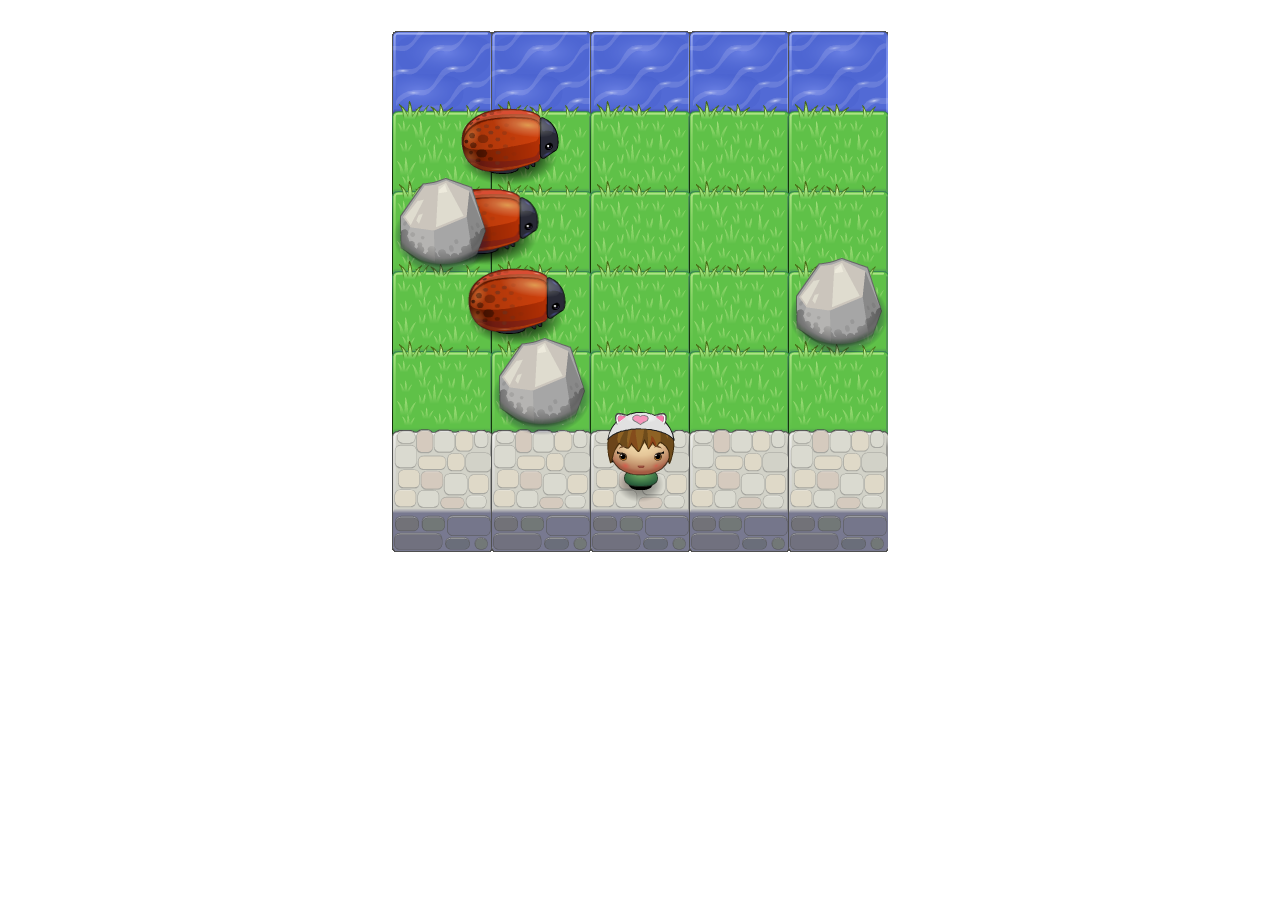
<file: Arcade_Game_Clone_zh/Arcade Game Clone_zh/index.html>
<!DOCTYPE html>
<html>
<head>
    <meta charset="UTF-8">
    <title>Effective JavaScript: Frogger</title>
    <link rel="stylesheet" href="css/style.css">
</head>
<body>
    <div class="distance"></div>
    <script src="js/resources.js"></script>
    <script src="js/app.js"></script>
    <script src="js/engine.js"></script>
</body>
</html>
</file>
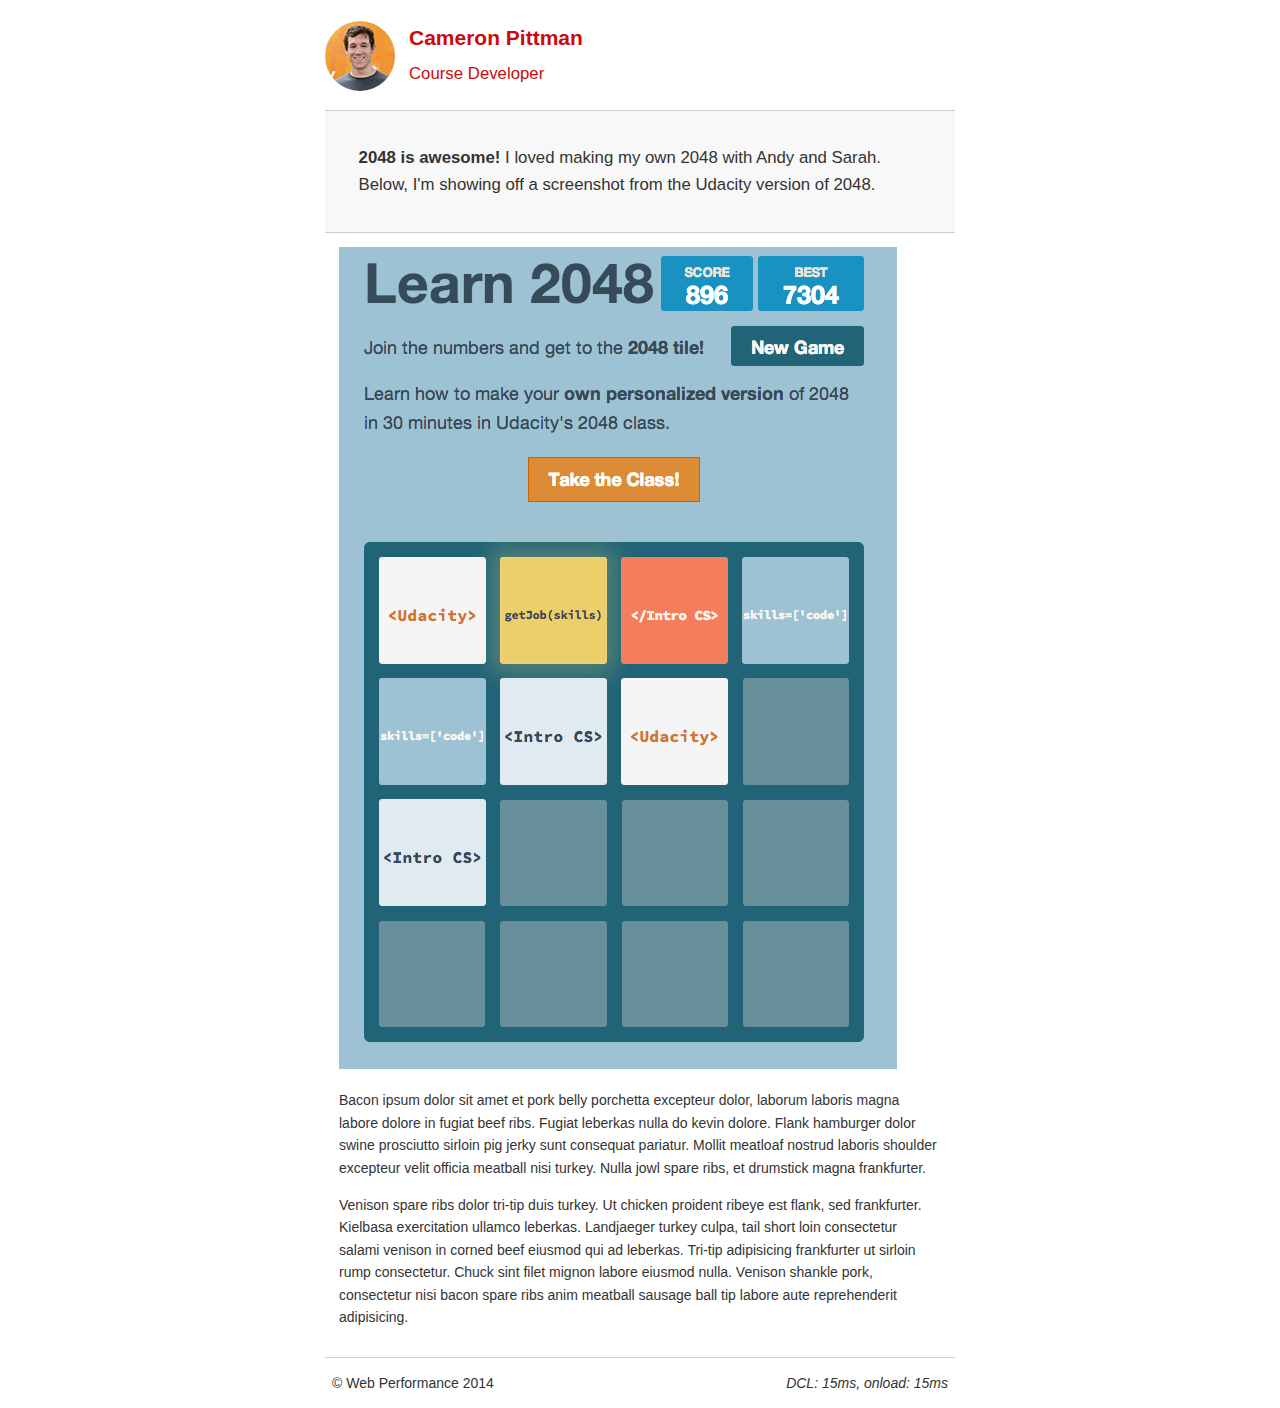
<file: Website_Optimization_zh/Website Optimization_zh/project-2048.html>
<!DOCTYPE html>
<html lang="en">
  <head>
    <meta charset="utf-8">
    <meta name="viewport" content="width=device-width, initial-scale=1">
    <meta name="description" content=" FILL ME IN ">
    <meta name="author" content=" FILL ME IN ">
    <title>Cameron Pittman: Portfolio</title>

    <!-- 嗯，web字体对速度的影响有多大呢？测量一下吧... -->
    <!-- <link href="//fonts.googleapis.com/css?family=Open+Sans:400,700" rel="stylesheet"> -->

    <link href="css/style.css" rel="stylesheet">
    <link href="css/print.css" rel="stylesheet">

    <script>
      (function(w,g){w['GoogleAnalyticsObject']=g;
      w[g]=w[g]||function(){(w[g].q=w[g].q||[]).push(arguments)};w[g].l=1*new Date();})(window,'ga');

      // Optional TODO: 用你的Google Analytics ID替换它
      ga('create', 'UA-XXXX-Y');
      ga('send', 'pageview');
    </script>
    <script src="//www.google-analytics.com/analytics.js"></script>
    <script src="js/perfmatters.js"></script>
  </head>

  <body>
    <header>
      <a href="/"><img src="img/profilepic.jpg"></a>
      <p>Cameron Pittman<br><span>Course Developer</span></p>
    </header>

    <div class="container">
      <div class="hero">
        <strong>2048 is awesome!</strong> I loved making my own 2048 with Andy and Sarah. Below, I'm showing off a screenshot from the Udacity version of 2048.
      </div>

      <div class="content">

        <img class="img-responsive" src="img/2048.png">

        <p>Bacon ipsum dolor sit amet et pork belly porchetta excepteur dolor, laborum laboris magna labore dolore in fugiat beef ribs. Fugiat leberkas nulla do kevin dolore. Flank hamburger dolor swine prosciutto sirloin pig jerky sunt consequat pariatur. Mollit meatloaf nostrud laboris shoulder excepteur velit officia meatball nisi turkey. Nulla jowl spare ribs, et drumstick magna frankfurter.</p>

        <p>Venison spare ribs dolor tri-tip duis turkey. Ut chicken proident ribeye est flank, sed frankfurter. Kielbasa exercitation ullamco leberkas. Landjaeger turkey culpa, tail short loin consectetur salami venison in corned beef eiusmod qui ad leberkas. Tri-tip adipisicing frankfurter ut sirloin rump consectetur. Chuck sint filet mignon labore eiusmod nulla. Venison shankle pork, consectetur nisi bacon spare ribs anim meatball sausage ball tip labore aute reprehenderit adipisicing.</p>

    </div>

    <footer>
      <p>&copy; Web Performance 2014 <span id="crp-stats"></span></p>
    </footer>
  </body>
</html>
</file>
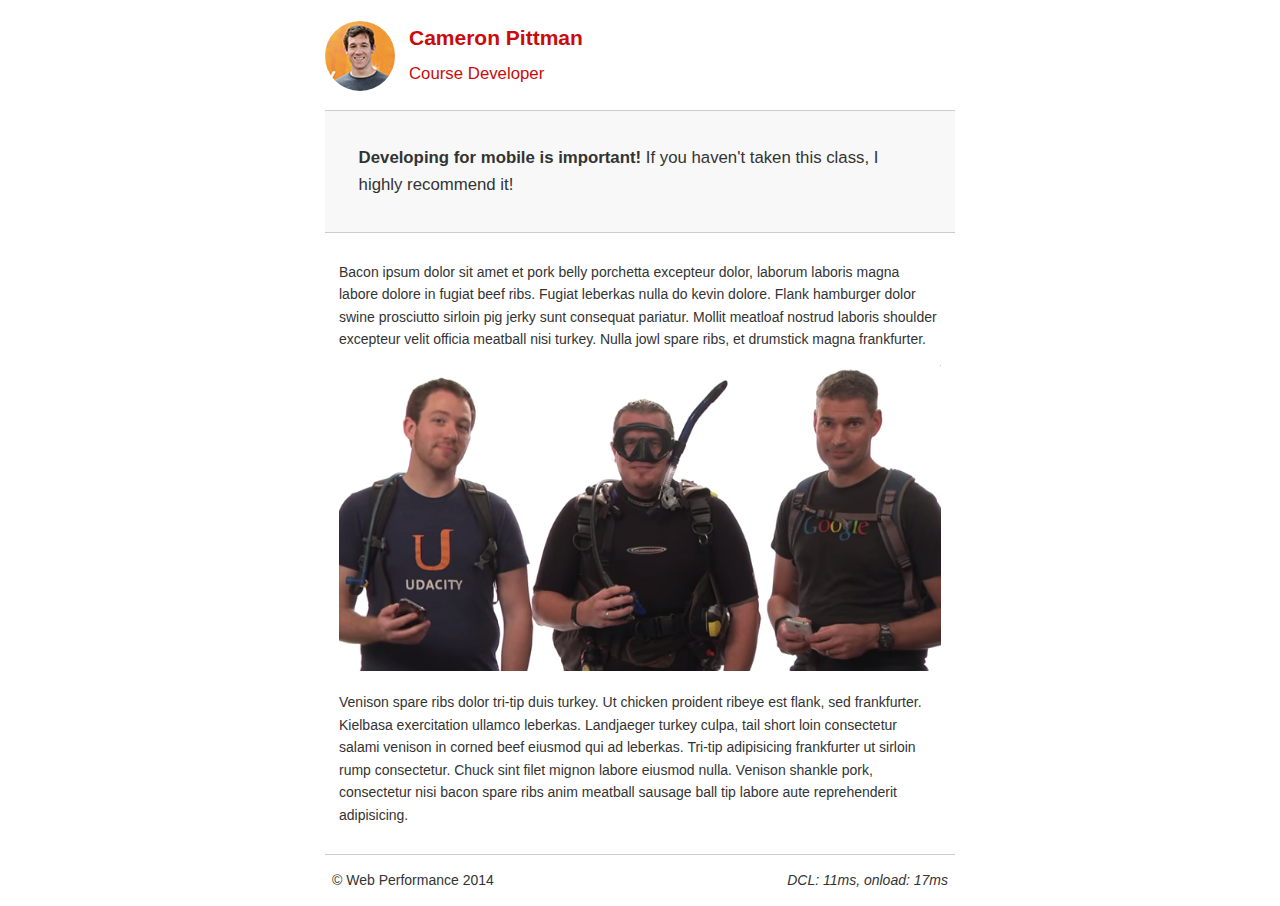
<file: Website_Optimization_zh/Website Optimization_zh/project-mobile.html>
<!DOCTYPE html>
<html lang="en">
  <head>
    <meta charset="utf-8">
    <meta name="viewport" content="width=device-width, initial-scale=1">
    <meta name="description" content=" FILL ME IN ">
    <meta name="author" content=" FILL ME IN ">
    <title>Cameron Pitman: Portfolio</title>

    <!-- 嗯，web字体对速度的影响有多大呢？测量一下吧... -->
    <!-- <link href="//fonts.googleapis.com/css?family=Open+Sans:400,700" rel="stylesheet"> -->

    <link href="css/style.css" rel="stylesheet">
    <link href="css/print.css" rel="stylesheet">

    <script>
      (function(w,g){w['GoogleAnalyticsObject']=g;
      w[g]=w[g]||function(){(w[g].q=w[g].q||[]).push(arguments)};w[g].l=1*new Date();})(window,'ga');

      // Optional TODO: 用你的Google Analytics ID替换它
      ga('create', 'UA-XXXX-Y');
      ga('send', 'pageview');
    </script>
    <script src="http://www.google-analytics.com/analytics.js"></script>
    <script async src="js/perfmatters.js"></script>
  </head>

  <body>
    <header>
      <a href="/"><img src="img/profilepic.jpg"></a>
      <p>Cameron Pittman<br><span>Course Developer</span></p>
    </header>

    <div class="container">
      <div class="hero">
        <strong>Developing for mobile is important!</strong> If you haven't taken this class, I highly recommend it!
      </div>

      <div class="content">

        <p>Bacon ipsum dolor sit amet et pork belly porchetta excepteur dolor, laborum laboris magna labore dolore in fugiat beef ribs. Fugiat leberkas nulla do kevin dolore. Flank hamburger dolor swine prosciutto sirloin pig jerky sunt consequat pariatur. Mollit meatloaf nostrud laboris shoulder excepteur velit officia meatball nisi turkey. Nulla jowl spare ribs, et drumstick magna frankfurter.</p>

        <img src="img/mobilewebdev.jpg">

        <p>Venison spare ribs dolor tri-tip duis turkey. Ut chicken proident ribeye est flank, sed frankfurter. Kielbasa exercitation ullamco leberkas. Landjaeger turkey culpa, tail short loin consectetur salami venison in corned beef eiusmod qui ad leberkas. Tri-tip adipisicing frankfurter ut sirloin rump consectetur. Chuck sint filet mignon labore eiusmod nulla. Venison shankle pork, consectetur nisi bacon spare ribs anim meatball sausage ball tip labore aute reprehenderit adipisicing.</p>

    </div>

    <footer>
      <p>&copy; Web Performance 2014 <span id="crp-stats"></span></p>
    </footer>
  </body>
</html>
</file>
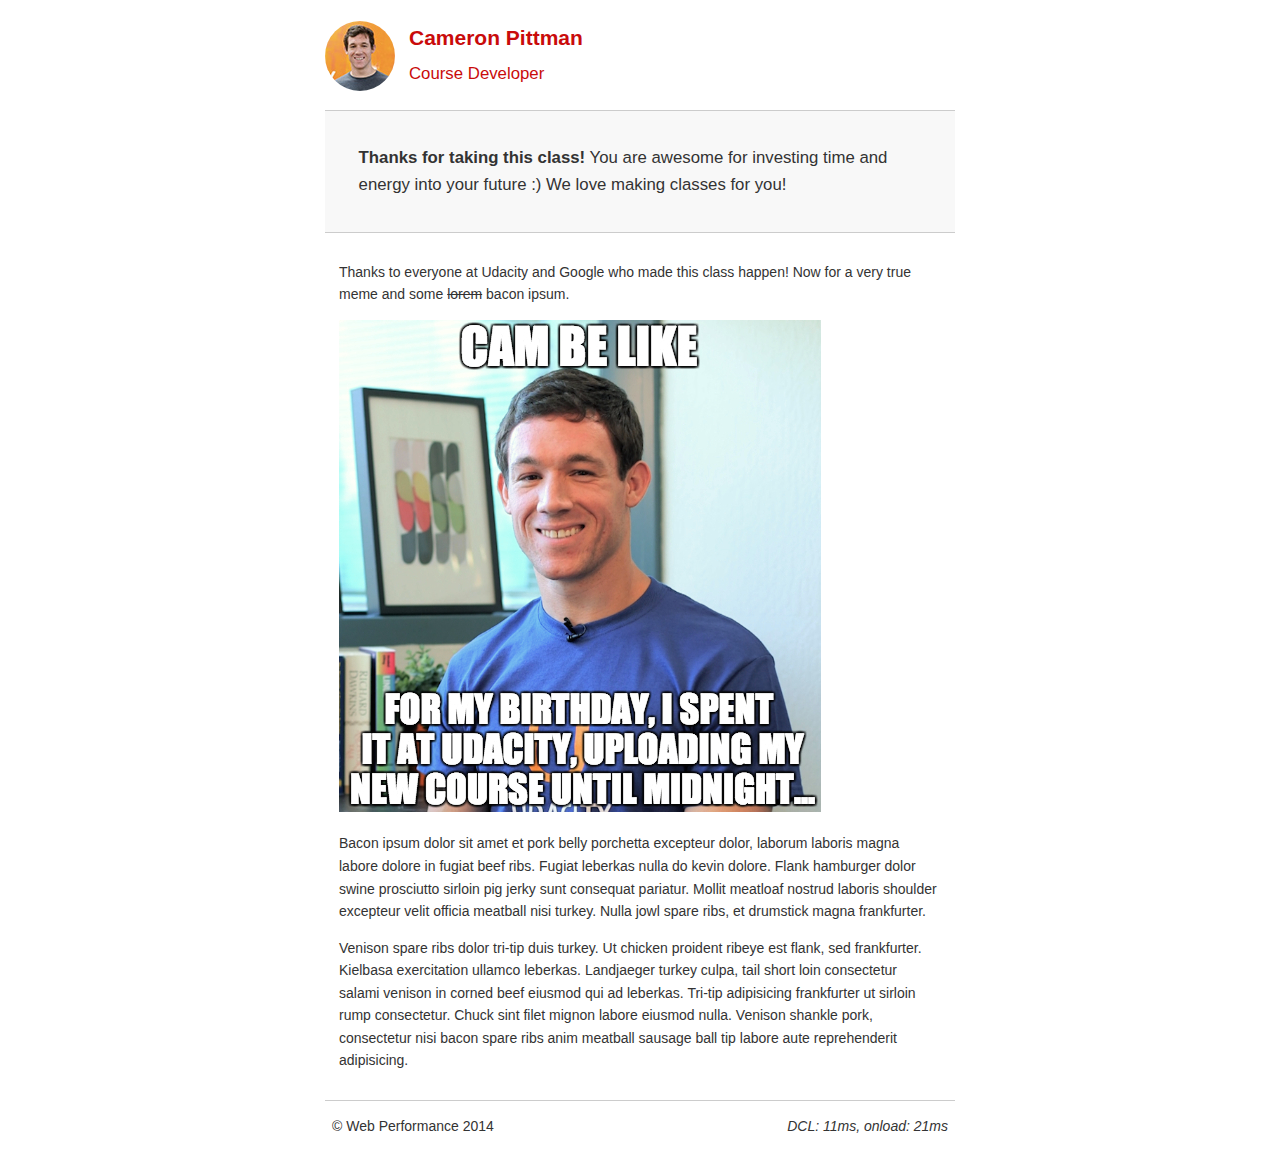
<file: Website_Optimization_zh/Website Optimization_zh/project-webperf.html>
<!DOCTYPE html>
<html lang="en">
  <head>
    <meta charset="utf-8">
    <meta name="viewport" content="width=device-width, initial-scale=1">
    <meta name="description" content=" FILL ME IN ">
    <meta name="author" content=" FILL ME IN ">
    <title>Cameron Pittman: Portfolio</title>

    <!-- 嗯，web字体对速度的影响有多大呢？测量一下吧... -->
    <!-- <link href="//fonts.googleapis.com/css?family=Open+Sans:400,700" rel="stylesheet"> -->

    <link href="css/style.css" rel="stylesheet">
    <link href="css/print.css" rel="stylesheet">

    <script>
      (function(w,g){w['GoogleAnalyticsObject']=g;
      w[g]=w[g]||function(){(w[g].q=w[g].q||[]).push(arguments)};w[g].l=1*new Date();})(window,'ga');

      // Optional TODO: 用你的Google Analytics ID替换它
      ga('create', 'UA-XXXX-Y');
      ga('send', 'pageview');
    </script>
    <script src="http://www.google-analytics.com/analytics.js"></script>
    <script async src="js/perfmatters.js"></script>
  </head>

  <body>
    <header>
      <a href="/"><img src="img/profilepic.jpg"></a>
      <p>Cameron Pittman<br><span>Course Developer</span></p>
    </header>

    <div class="container">
      <div class="hero">
        <strong>Thanks for taking this class!</strong> You are awesome for investing time and energy into your future :) We love making classes for you!
      </div>

      <div class="content">

        <p>Thanks to everyone at Udacity and Google who made this class happen! Now for a very true meme and some <strike>lorem</strike> bacon ipsum.</p>

        <img src="img/cam_be_like.jpg">

        <p>Bacon ipsum dolor sit amet et pork belly porchetta excepteur dolor, laborum laboris magna labore dolore in fugiat beef ribs. Fugiat leberkas nulla do kevin dolore. Flank hamburger dolor swine prosciutto sirloin pig jerky sunt consequat pariatur. Mollit meatloaf nostrud laboris shoulder excepteur velit officia meatball nisi turkey. Nulla jowl spare ribs, et drumstick magna frankfurter.</p>

        <p>Venison spare ribs dolor tri-tip duis turkey. Ut chicken proident ribeye est flank, sed frankfurter. Kielbasa exercitation ullamco leberkas. Landjaeger turkey culpa, tail short loin consectetur salami venison in corned beef eiusmod qui ad leberkas. Tri-tip adipisicing frankfurter ut sirloin rump consectetur. Chuck sint filet mignon labore eiusmod nulla. Venison shankle pork, consectetur nisi bacon spare ribs anim meatball sausage ball tip labore aute reprehenderit adipisicing.</p>

    </div>

    <footer>
      <p>&copy; Web Performance 2014 <span id="crp-stats"></span></p>
    </footer>
  </body>
</html>
</file>
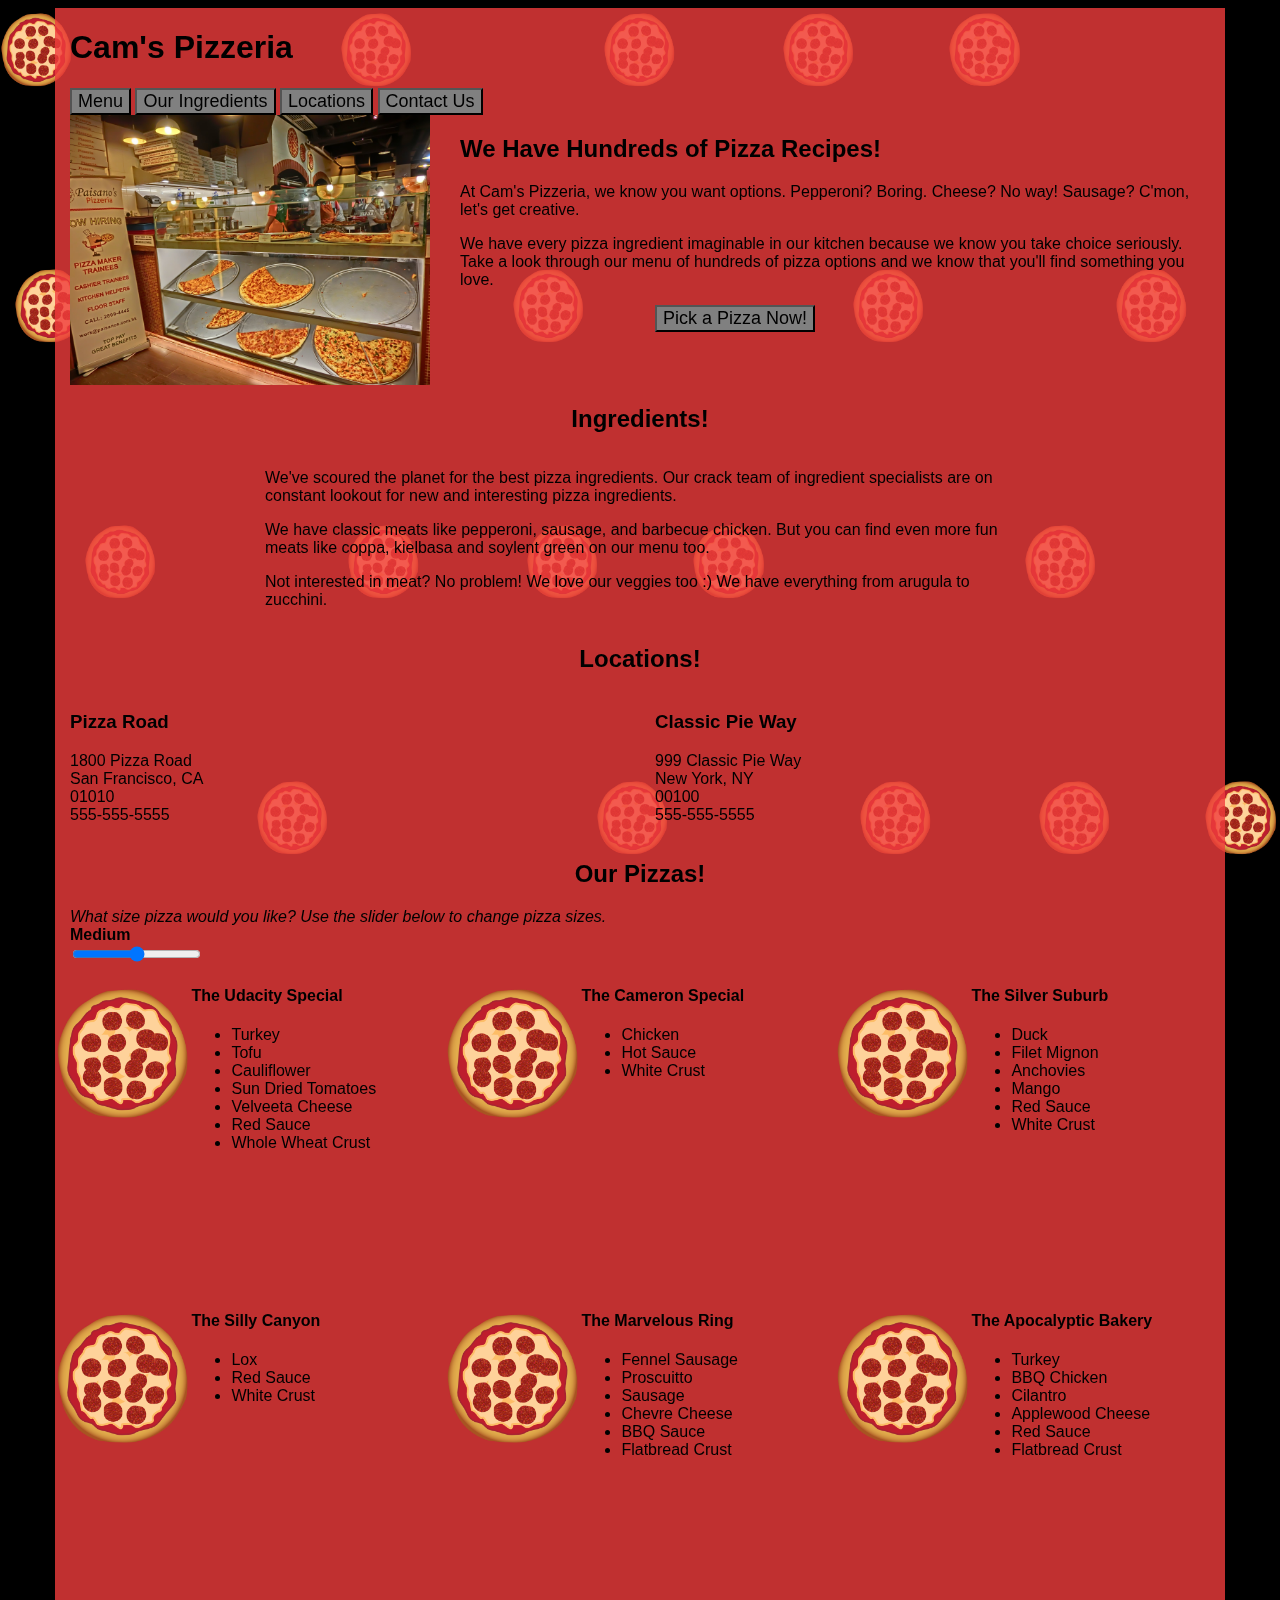
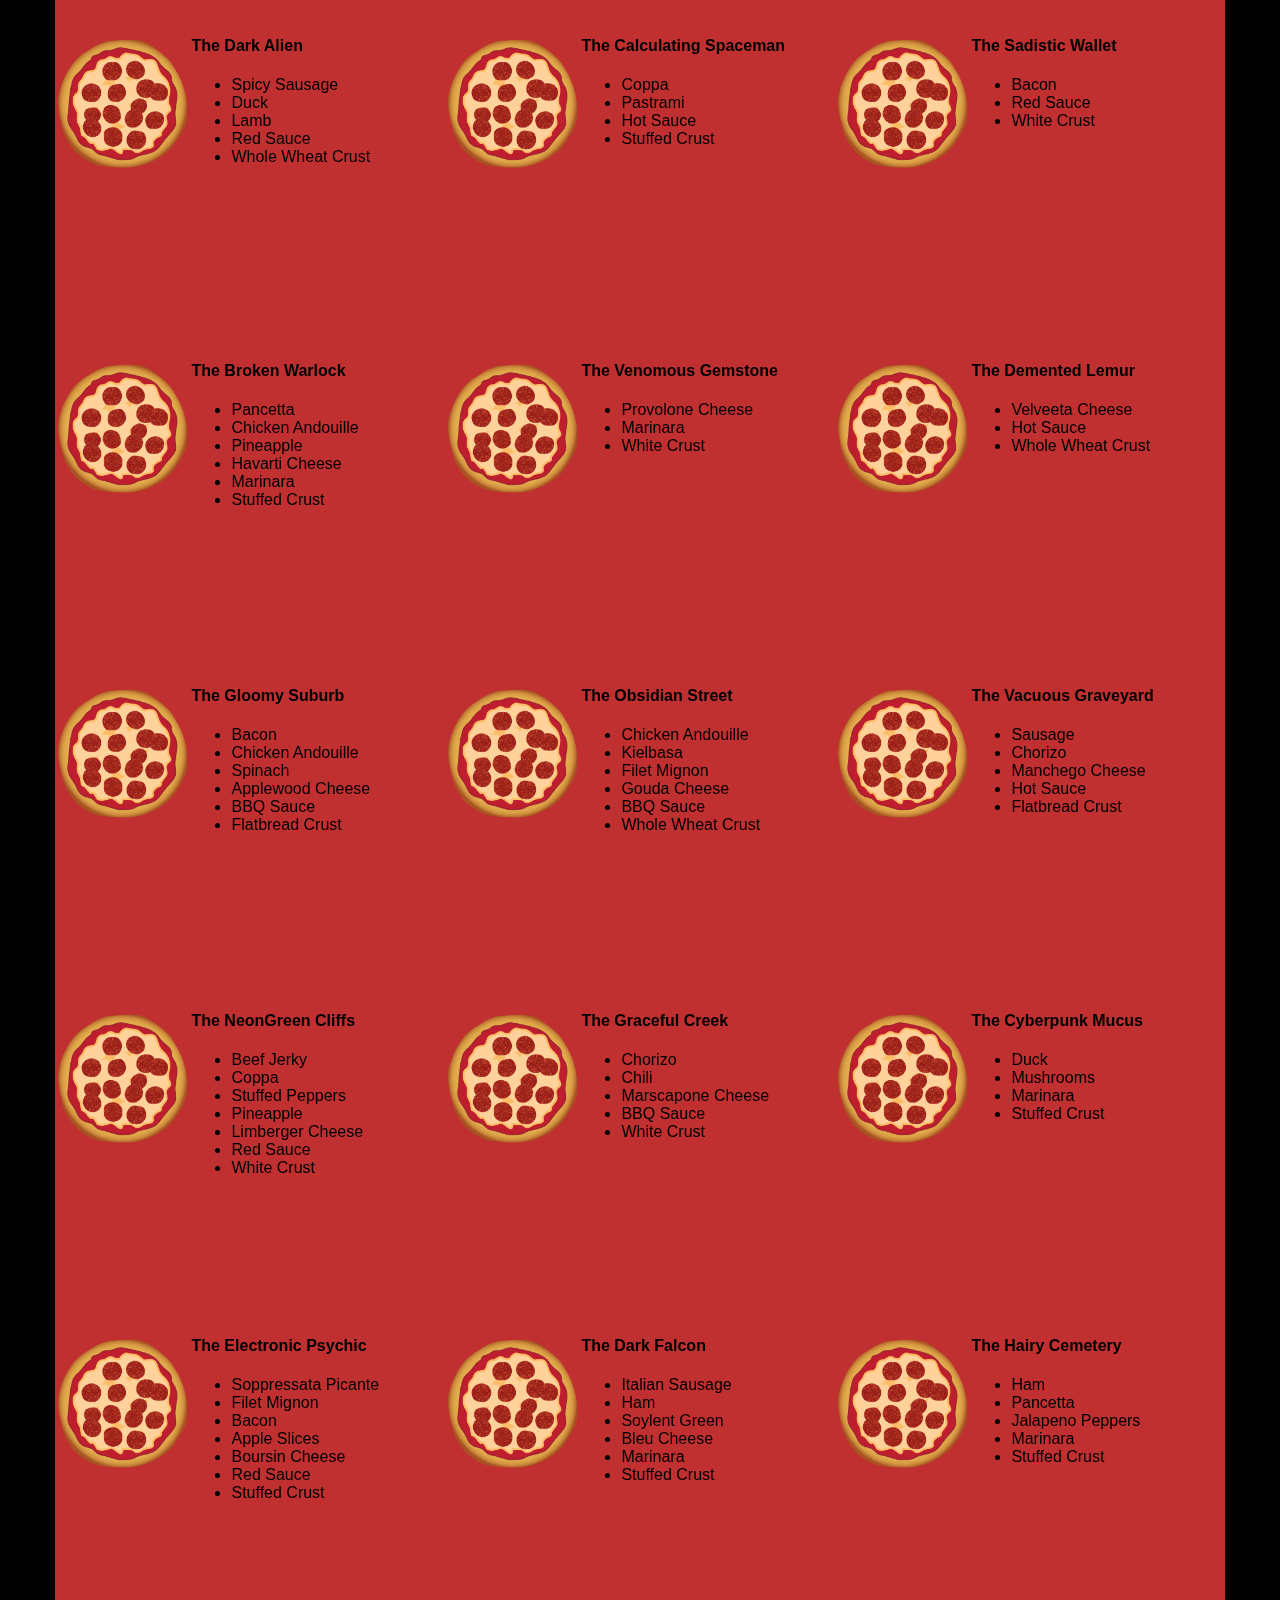
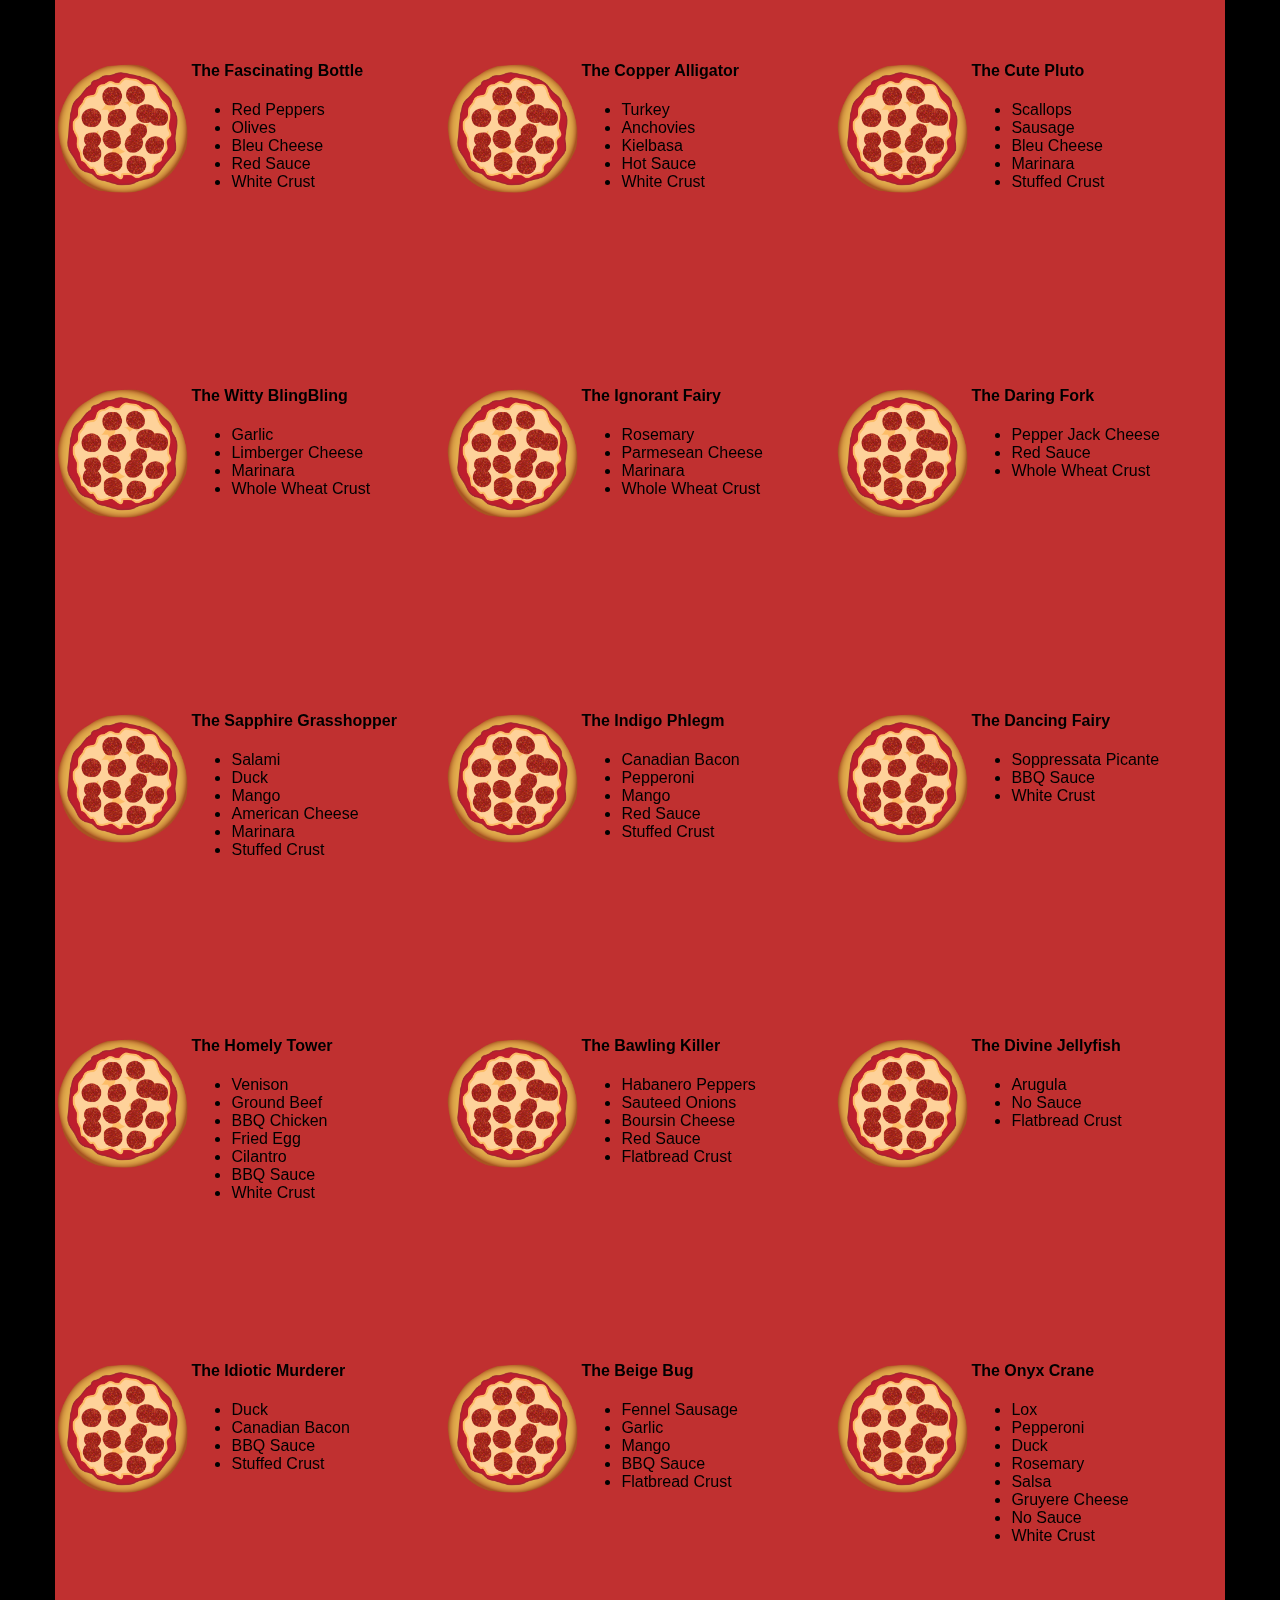
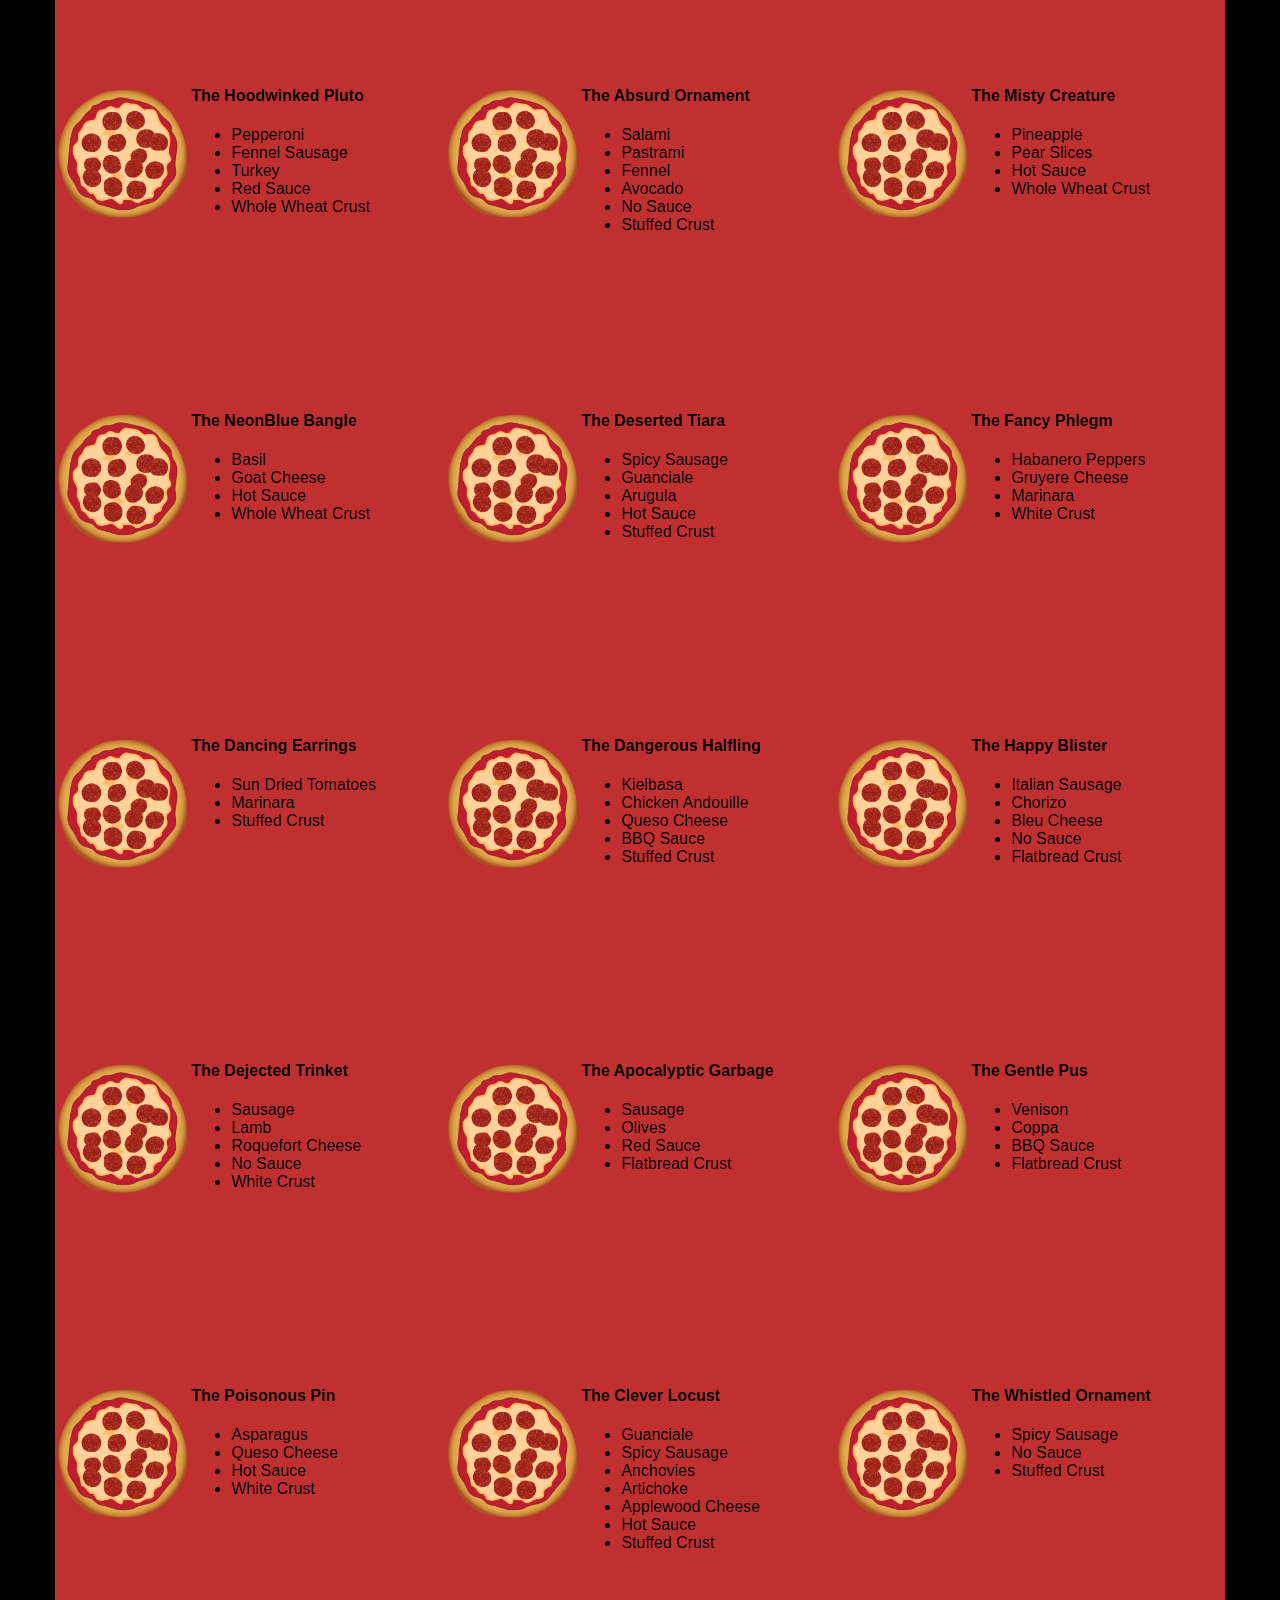
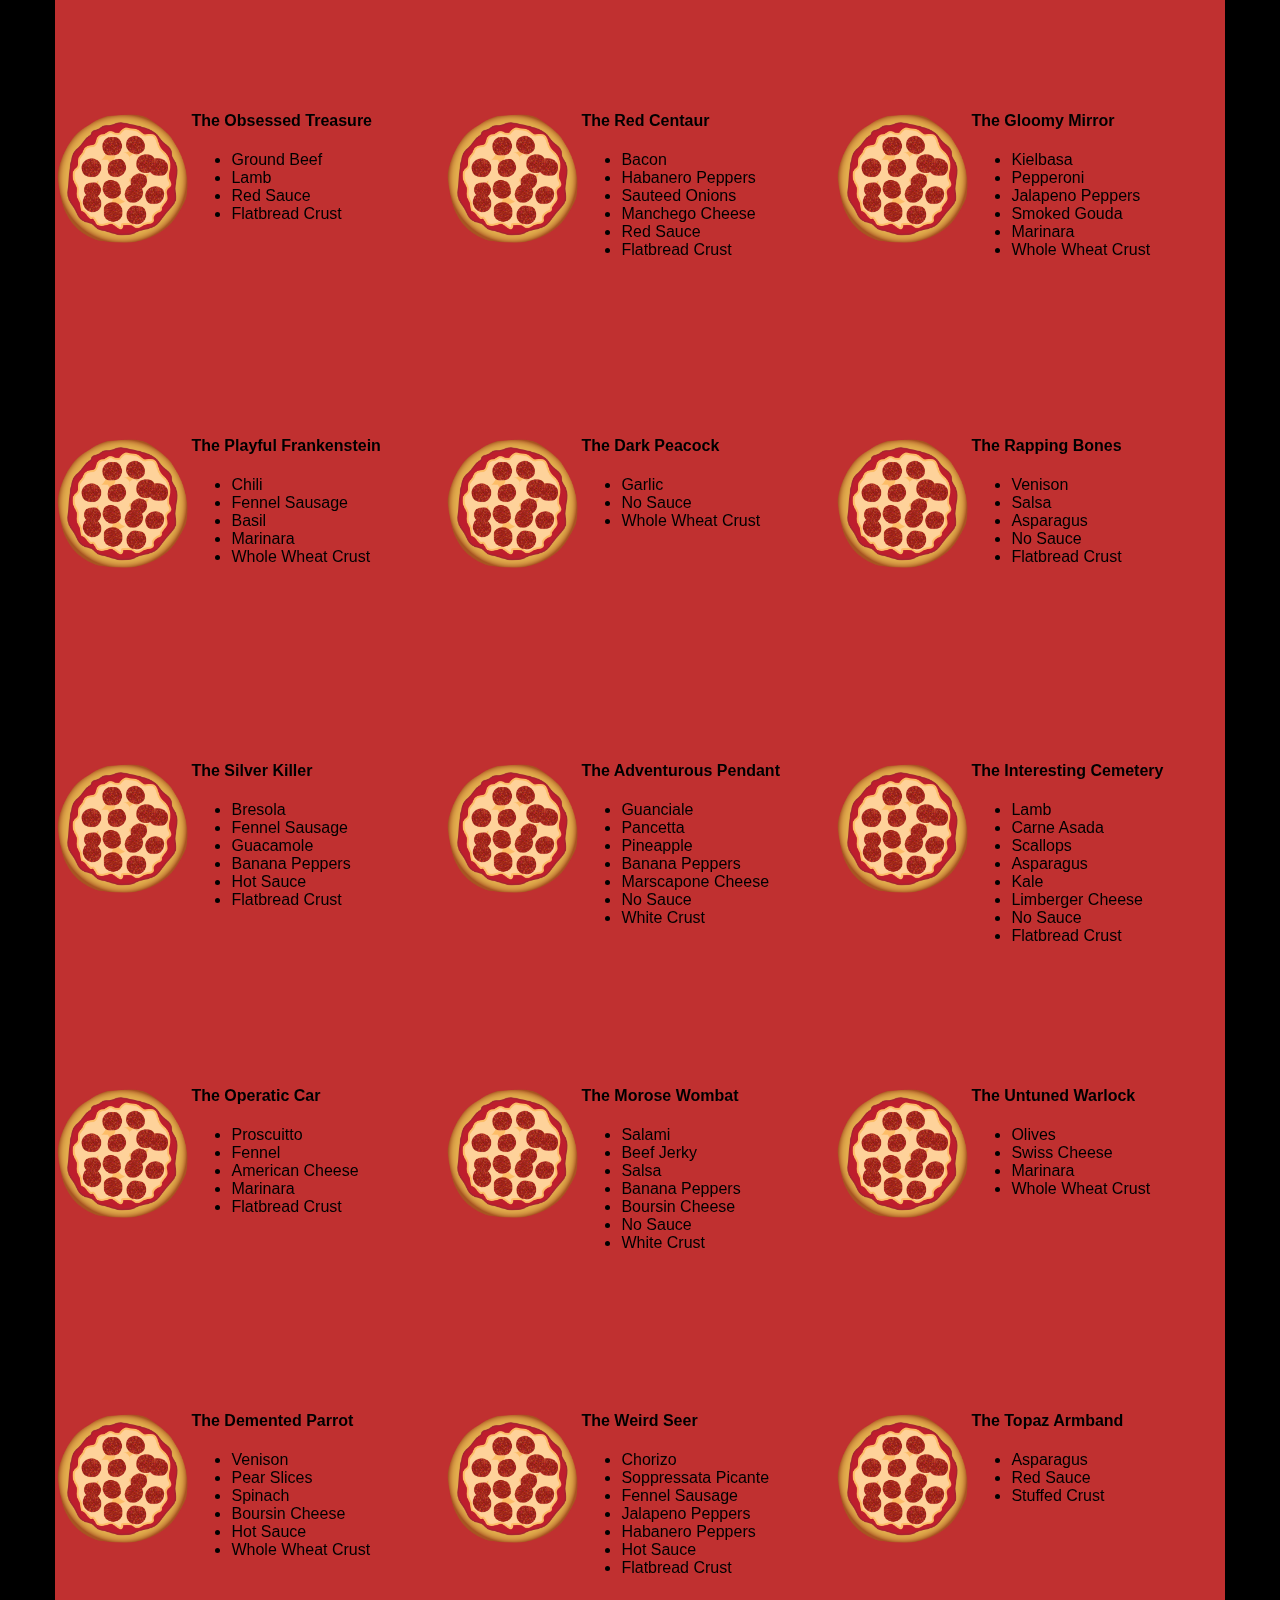
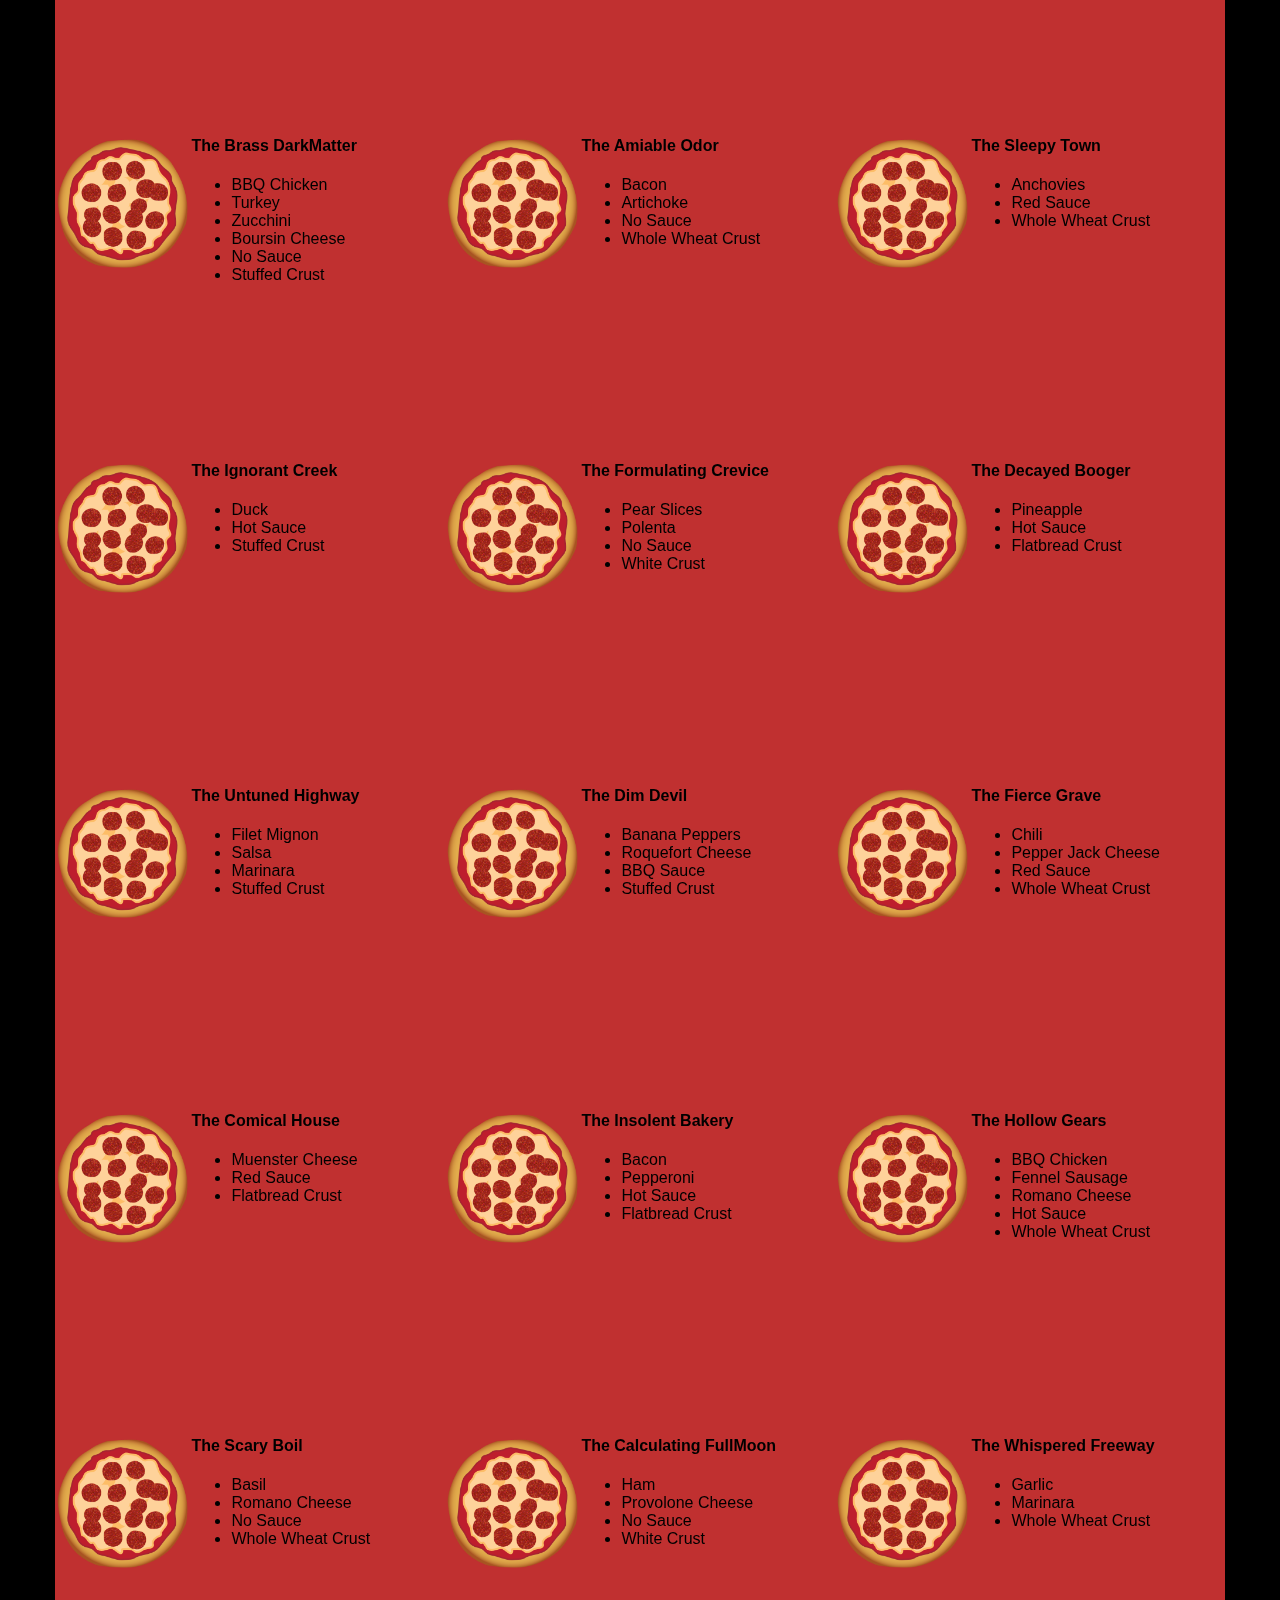
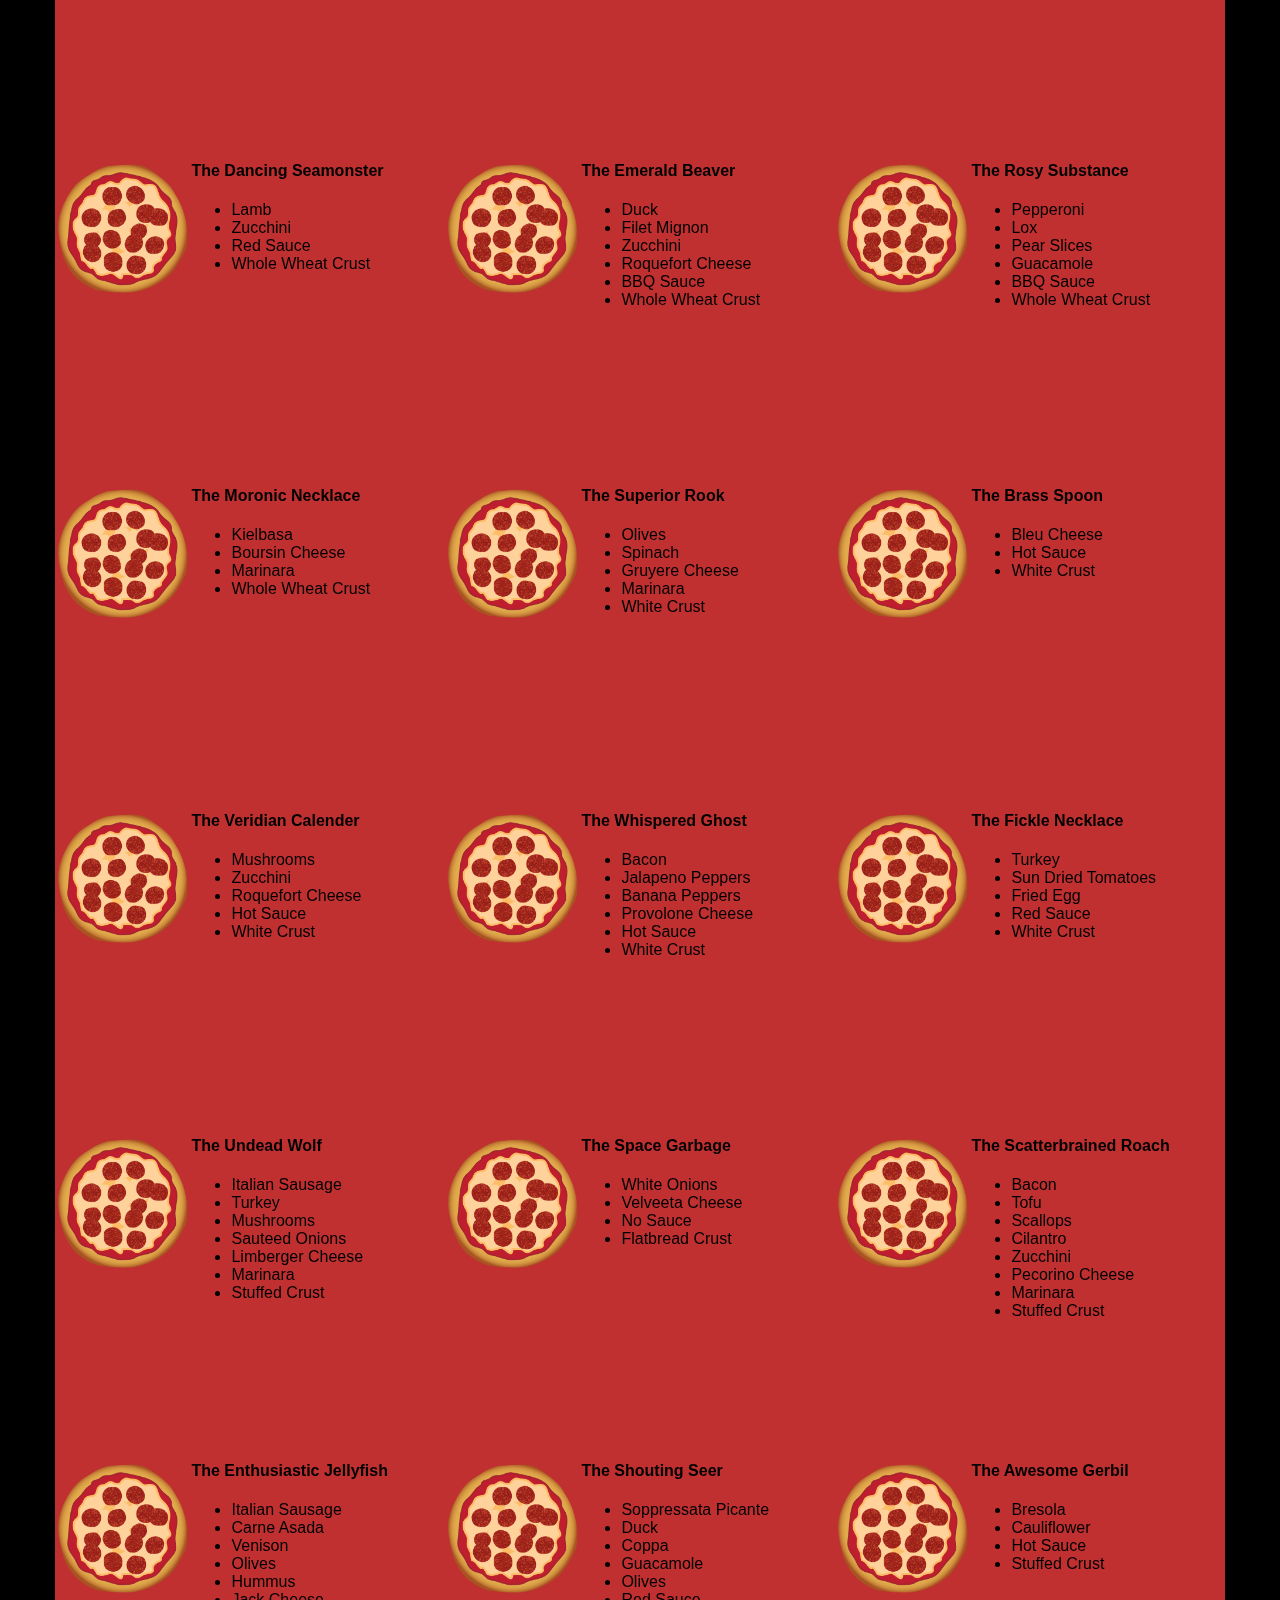
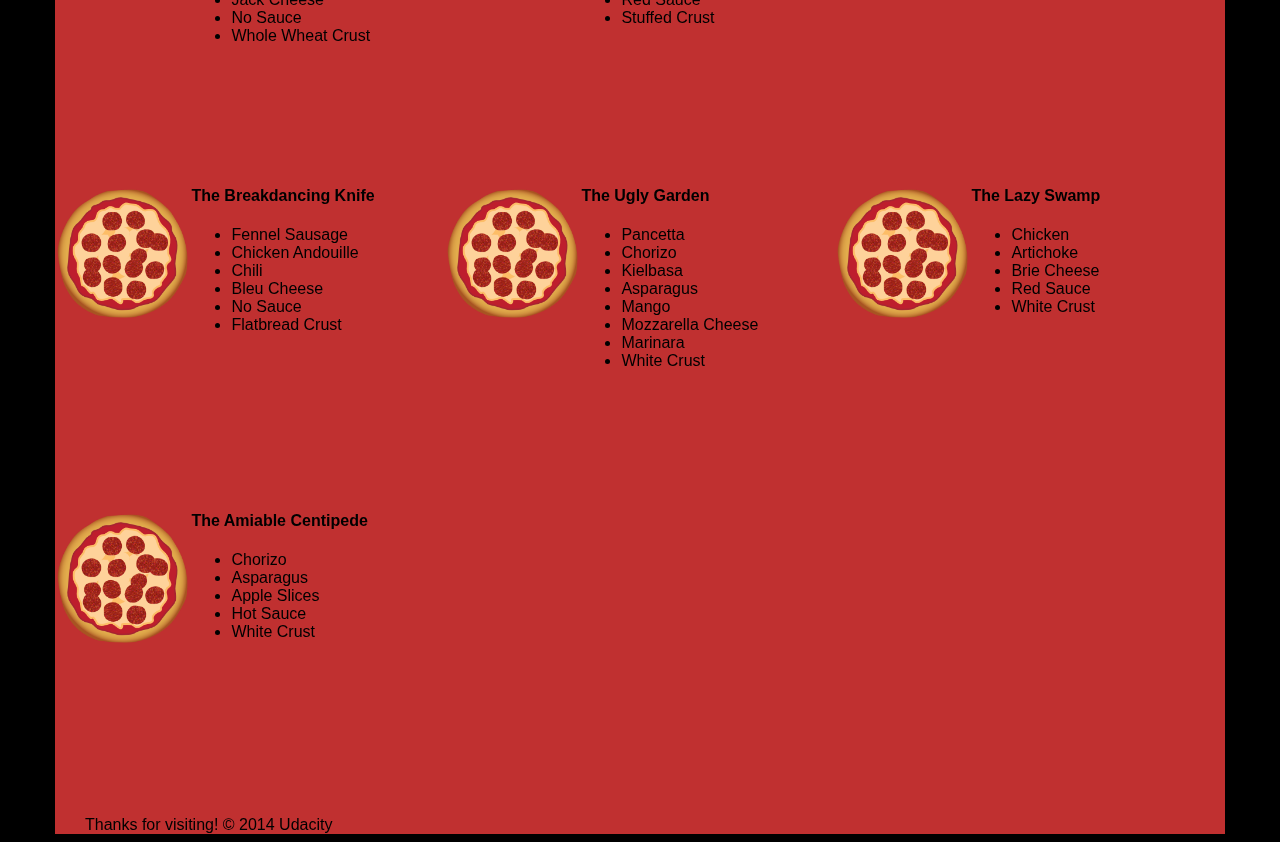
<file: Website_Optimization_zh/Website Optimization_zh/views/pizza.html>
<!DOCTYPE HTML>
<html>
<head>
  <link rel="stylesheet" href="css/style.css">
  <link rel="stylesheet" href="css/bootstrap-grid.css">
</head>

<body>
  <div class="container">
    <div id="header" class="row">
      <div class="col-md-6">
        <div class="row">
          <div class="col-md-12">
            <h1>Cam's Pizzeria</h1>
            <div class="row">
              <div id="menu" class="col-md-12">
                <form action="#randomPizzas">
                  <input type="submit" value="Menu">
                </form>
                <form action="#ingredients">
                  <input type="submit" value="Our Ingredients">
                </form>
                <form action="#locations">
                  <input type="submit" value="Locations">
                </form>
                <form action="#" onsubmit="alert('Thanks for clicking! This button doesn\'t do anything because this is a fake pizzeria :\)')">
                  <input type="submit" value="Contact Us">
                </form>
              </div>
            </div>
          </div>
        </div>
      </div>
      <div id="movingPizzas1" class="col-md-6">
      </div>
    </div>
    <div id="callToAction" class="row">
      <div class="col-md-4">
        <img src="images/pizzeria.jpg" class="img-responsive"> <!-- Image credit to: http://commons.wikimedia.org/wiki/File:HK_TST_night_%E5%98%89%E8%98%AD%E9%81%93_Granville_Road_restaurant_Paisano's_Pizzeria_pizza_Dec-2013.JPG -->
      </div>
      <div class="col-md-8">
        <div class="row">
          <div class="col-md-12">
            <h2>We Have Hundreds of Pizza Recipes!</h2>
            <p>At Cam's Pizzeria, we know you want options. Pepperoni? Boring. Cheese? No way! Sausage? C'mon, let's get creative.</p>

            <p>We have every pizza ingredient imaginable in our kitchen because we know you take choice seriously. Take a look through our menu of hundreds of pizza options and we know that you'll find something you love.</p>
          </div>
        </div>
        <div class="row">
          <div class="col-md-6 col-md-push-3">
            <form action="#randomPizzas">
              <input type="submit" value="Pick a Pizza Now!">
            </form>
          </div>
        </div>
      </div>
    </div>
    <div id="ingredients" class="row">
      <div class="col-md-8 col-md-push-2">
        <div class="row">
          <div class="col-md-12 centered">
            <h2>Ingredients!</h2>
          </div>
        </div>
        <div class="row">
          <div class="col-md-12">
            <p>We've scoured the planet for the best pizza ingredients. Our crack team of ingredient specialists are on constant lookout for new and interesting pizza ingredients.</p>

            <p>We have classic meats like pepperoni, sausage, and barbecue chicken. But you can find even more fun meats like coppa, kielbasa and soylent green on our menu too.</p>

            <p>Not interested in meat? No problem! We love our veggies too :) We have everything from arugula to zucchini.</p>
          </div>
        </div>
      </div>
    </div>
    <div id="locations" class="row">
      <div class="col-md-12">
        <h2 style="text-align: center">Locations!</h2>
        <div class="row">
          <div class="col-md-6">
            <h3>Pizza Road</h3>
            <p>1800 Pizza Road<br>San Francisco, CA<br>01010<br>555-555-5555</p>
          </div>
          <div class="col-md-6">
            <h3>Classic Pie Way</h3>
            <p>999 Classic Pie Way<br>New York, NY<br>00100<br>555-555-5555</p>
          </div>
        </div>
      </div>
    </div>
    <div id="pizzaGenerator" class="row">
      <div class="col-md-12">
        <h2 style="text-align: center">Our Pizzas!</h2>
        <div class="row">
          <div class="col-md-12">
            <em>What size pizza would you like? Use the slider below to change pizza sizes.</em>
          </div>
          <div id="pizzaSize" class="col-md-6">Medium</div>
          <div class="col-md-12">
            <input id="sizeSlider" type="range" min="1" max="3" value="2" step="1" onchange="resizePizzas(this.value)"></input>
          </div>
        </div>
        <div id="randomPizzas" class="row">
          <div id="pizza0" class="randomPizzaContainer" style="width:33.33%; height: 325px;">
            <div style="width:35%">
              <img src="images/pizza.png" class="img-responsive">
            </div>
            <div style="width:65%">
              <h4>The Udacity Special</h4>
              <ul>
                <li>Turkey</li>
                <li>Tofu</li>
                <li>Cauliflower</li>
                <li>Sun Dried Tomatoes</li>
                <li>Velveeta Cheese</li>
                <li>Red Sauce</li>
                <li>Whole Wheat Crust</li>
              </ul>
            </div>
          </div>
          <div id="pizza1" class="randomPizzaContainer" style="width:33.33%; height: 325px;">
            <div style="width:35%">
              <img src="images/pizza.png" class="img-responsive">
            </div>
            <div style="width:65%">
              <h4>The Cameron Special</h4>
              <ul>
                <li>Chicken</li>
                <li>Hot Sauce</li>
                <li>White Crust</li>
              </ul>
            </div>
          </div>
        </div>
      </div>
    </div>
    <div id="footer" class="col-md-12">Thanks for visiting! &copy; 2014 Udacity</div>
  </div>
  <script type="text/javascript" src="js/main.js"></script>
</body>

</html>
</html>
</file>
<file: Arcade_Game_Clone_zh/Arcade Game Clone_zh/css/style.css>
body {
    text-align: center;
}
.distance{
    margin-bottom: -27px;
}
</file>
<file: Website_Optimization_zh/Website Optimization_zh/css/style.css>
html {
  font-size: 100%;
  overflow-y: scroll;
  -webkit-tap-highlight-color: rgba(0,0,0,0);
  -ms-text-size-adjust: 100%;
  -webkit-text-size-adjust: none;
}
body { margin: 0; font-size: 14px; line-height: 1.61; font-weight: 400; }
body, button, input, select, textarea { font-family: 'Open Sans', sans-serif; color: #333; }

a { color: #12C; }
a:visited { color: #61C; }
a:focus { outline: thin dotted; }
a:hover, a:active { color: #c00; outline: 0; }

b, strong { font-weight: bold; }
pre, code { font-family: monospace, monospace; font-size: 1em; }
ul, ol { margin: 1em 0; padding: 0 0 0 20px; }
img { border: 0; max-width: 100%; }

body { background: #fff; }
header, footer, .container { max-width: 45em; margin: 0 auto; }

header { padding: 0 0.5em; color: #C90B0B; }
header img { border-radius: 40px; float: left; }
header p { font-size:1.5em; font-weight: bold; padding-left: 4em;}
header p span { font-size: 0.8em; font-weight: normal;}

.hero { padding: 2em; background-color: #f8f8f8; font-size:1.2em;
  border-bottom: 1px solid #ccc;
  border-top: 1px solid #ccc;
}

.content { padding: 1em 1em; }
.content li { list-style-type: none; font-size: 1.1em;}
li img { float:left; padding-right: 1em; }
li p { font-size: 0.9em; font-style: italic; }

footer {
  padding: 0 0.5em;
  border-top: 1px solid #ccc;
}
footer span { float: right; font-style: italic; }

/* Smartphones (portrait) */
@media only screen and (max-width: 480px) {
  body { font-size: 12px;}
  header p { padding-left: 4.5em;}
}
</file>
<file: Website_Optimization_zh/Website Optimization_zh/css/print.css>
@media print {
  * { background: transparent !important; color: black !important; text-shadow: none !important; filter:none !important; -ms-filter: none !important; }
  a, a:visited { color: #444 !important; text-decoration: underline; }
  a[href]:after { content: " (" attr(href) ")"; }
  tr, img { page-break-inside: avoid; }
  img { max-width: 100% !important; }
  @page { margin: 0.5cm; }
  p, h2, h3 { orphans: 3; widows: 3; }
  h2, h3{ page-break-after: avoid; }
}
</file>
<file: Website_Optimization_zh/Website Optimization_zh/views/css/style.css>
/** {
  outline: 1px solid red !important;
}*/
* {
  -webkit-box-sizing: border-box;
  -moz-box-sizing: border-box;
  -box-sizing: border-box;
}

body {
  font-family: "Trebuchet MS", Helvetica, sans-serif;
  background: black;
}

input {
  background: grey;
  font-size: 18px;
}

form {
  display: inline-block;
}

.centered {
  text-align: center;
}

#pizzaSize {
  font-weight: 800;
}

.mover {
  position: fixed;
  width: 256px;
  z-index: -1;
}

.randomPizzaContainer {
  float: left;
  display: flex;
}

.randomPizzaContainer:after {
  content: "";
  display: table;
  clear:both;
}

 .container {
  background-color: rgba(240, 60, 60, 0.8);
}
</file>
